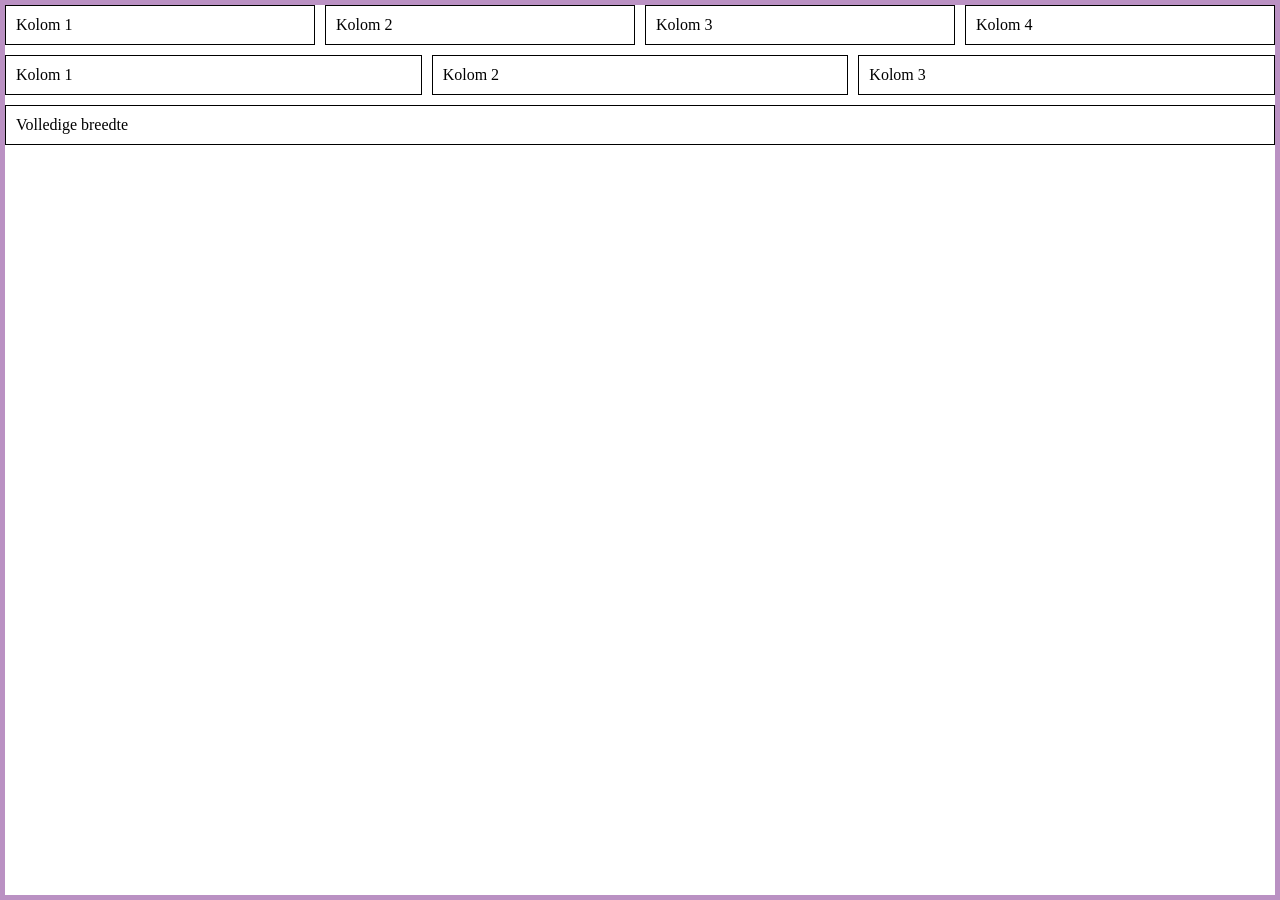
<file: Opdracht-1a/index.html>
<!DOCTYPE html>
<html lang="nl">
<head>
    <meta charset="UTF-8">
    <meta name="viewport" content="width=device-width, initial-scale=1.0">
    <title>Grid systeem</title>
    <link rel="stylesheet" href="style.css">
</head>
<body>

   <div class="container">

    <div class="row">
        <div class="col-3">Kolom 1</div>
        <div class="col-3">Kolom 2</div>
        <div class="col-3">Kolom 3</div>
        <div class="col-3">Kolom 4</div>
    </div>

    <div class="row">
        <div class="col-4">Kolom 1</div>
        <div class="col-4">Kolom 2</div>
        <div class="col-4">Kolom 3</div>
    </div>

    <div class="row">
        <div class="col-12">Volledige breedte</div>
    </div>

</div>
</file>
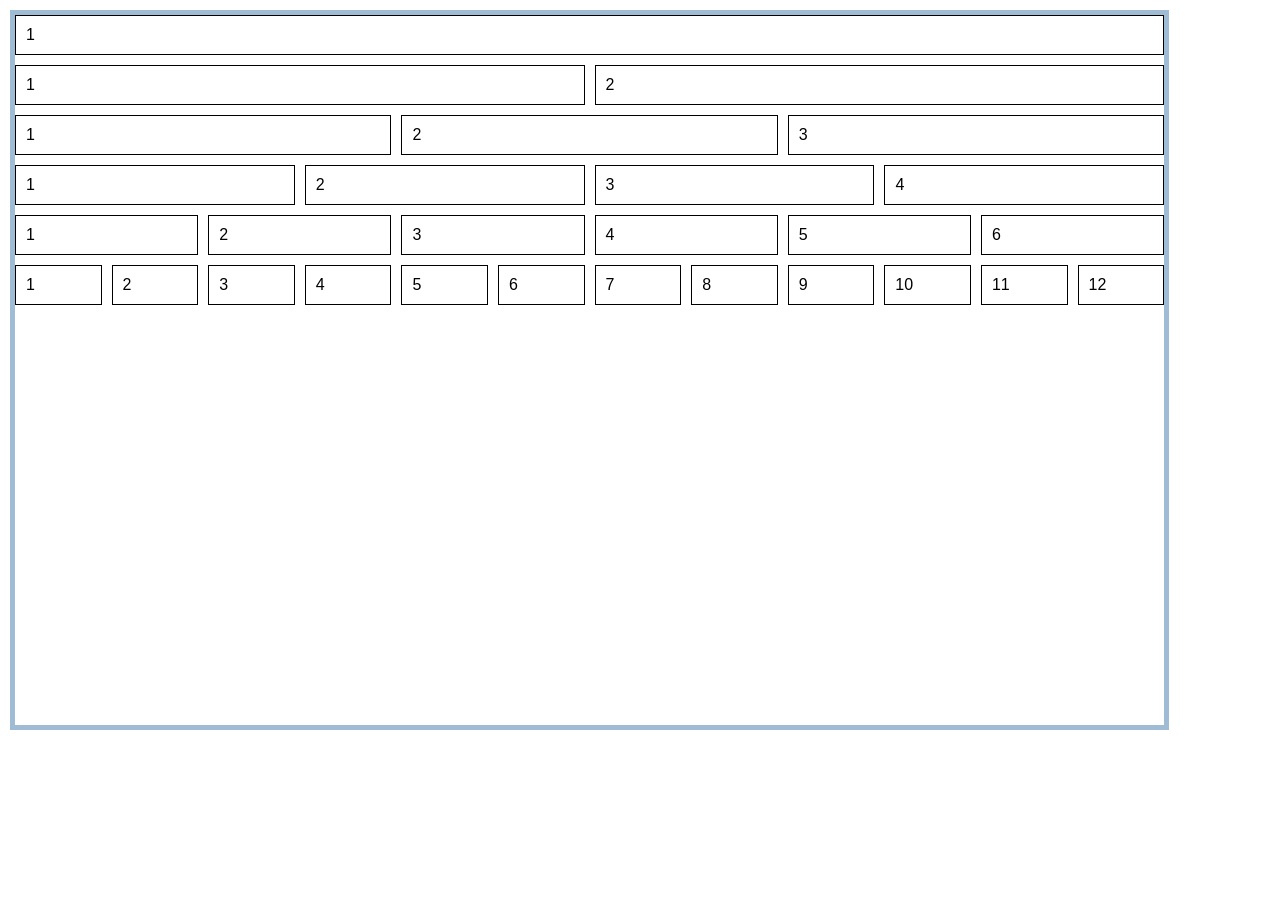
<file: Opdracht-1b/index.html>
<!DOCTYPE html>
<html lang="nl">
<head>
    <meta charset="UTF-8">
    <meta name="viewport" content="width=device-width, initial-scale=1.0">
    <title>Grid Piramide</title>
    <link rel="stylesheet" href="style.css">
</head>
<body>


    <div class="container">

        <div class="row">
            <div class="col-12">1</div>
        </div>

        <div class="row">
            <div class="col-6">1</div>
            <div class="col-6">2</div>
        </div>

        <div class="row">
            <div class="col-4">1</div>
            <div class="col-4">2</div>
            <div class="col-4">3</div>
        </div>

        <div class="row">
            <div class="col-3">1</div>
            <div class="col-3">2</div>
            <div class="col-3">3</div>
            <div class="col-3">4</div>
        </div>

        <div class="row">
            <div class="col-2">1</div>
            <div class="col-2">2</div>
            <div class="col-2">3</div>
            <div class="col-2">4</div>
            <div class="col-2">5</div>
            <div class="col-2">6</div>
        </div>

        <div class="row">
            <div class="col-1">1</div>
            <div class="col-1">2</div>
            <div class="col-1">3</div>
            <div class="col-1">4</div>
            <div class="col-1">5</div>
            <div class="col-1">6</div>
            <div class="col-1">7</div>
            <div class="col-1">8</div>
            <div class="col-1">9</div>
            <div class="col-1">10</div>
            <div class="col-1">11</div>
            <div class="col-1">12</div>
        </div>

    </div>

</body>
</html>
</file>
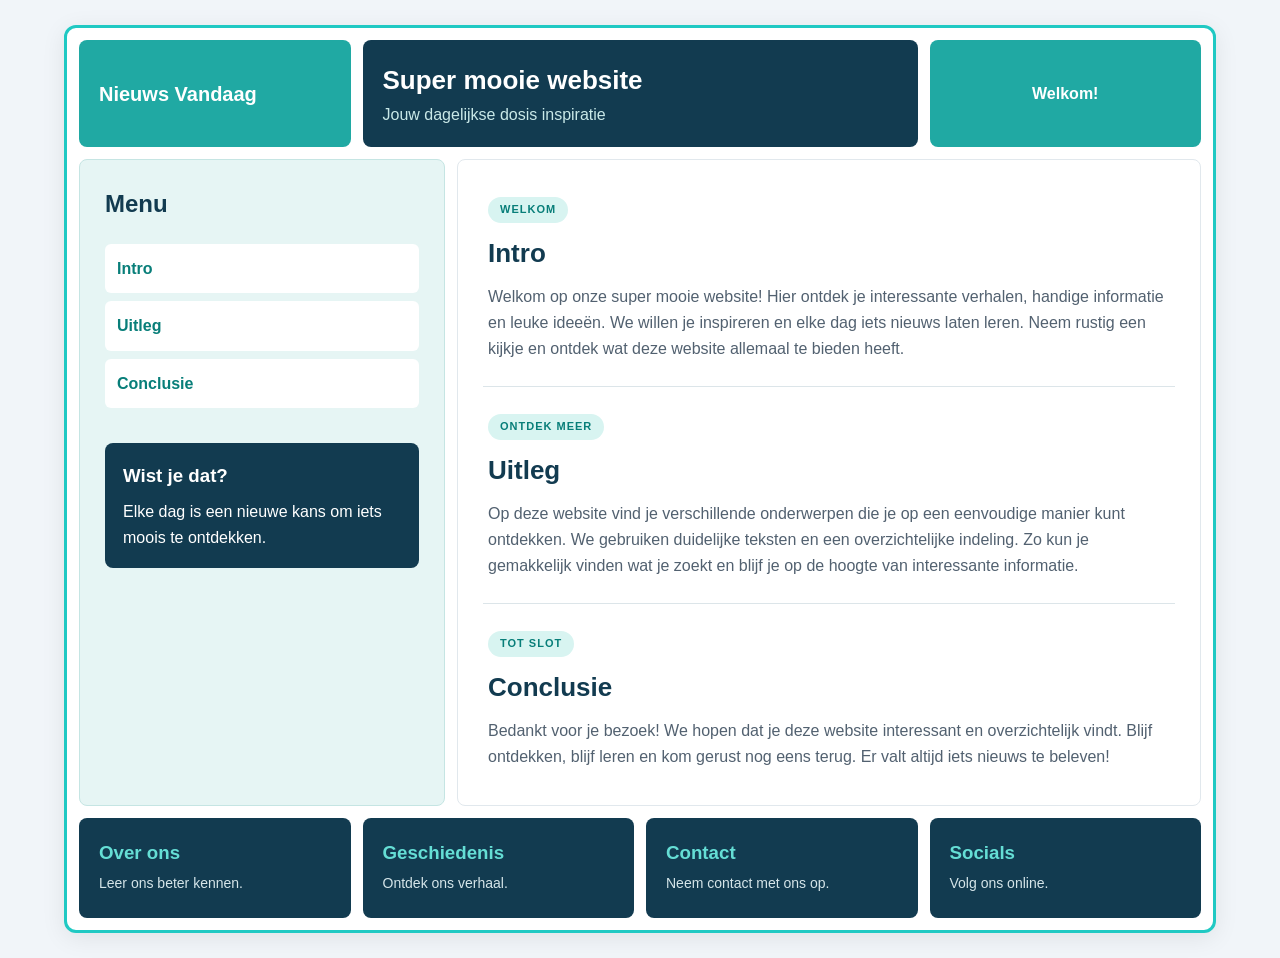
<file: Opdracht-1c/Index.html>
<!DOCTYPE html>
<html lang="nl">
<head>
    <meta charset="UTF-8">
    <meta name="viewport" content="width=device-width, initial-scale=1.0">
    <title>Super Mooie Website</title>
    <link rel="stylesheet" href="style.css">
</head>
<body>

    <div class="container">

        <header class="row header">
            <div class="col-3 header-box logo">
                <span>Nieuws Vandaag</span>
            </div>

            <div class="col-6 header-box">
                <h1>Super mooie website</h1>
                <p>Jouw dagelijkse dosis inspiratie</p>
            </div>

            <div class="col-3 header-box header-right">
                <span>Welkom!</span>
            </div>
        </header>

        <main class="row main-content">

            <nav class="col-4 sidebar">
                <h2>Menu</h2>
                <a href="#intro">Intro</a>
                <a href="#uitleg">Uitleg</a>
                <a href="#conclusie">Conclusie</a>

                <div class="sidebar-card">
                    <h3>Wist je dat?</h3>
                    <p>Elke dag is een nieuwe kans om iets moois te ontdekken.</p>
                </div>
            </nav>

            <div class="col-8 articles">

                <section id="intro" class="article">
                    <span class="category">WELKOM</span>
                    <h2>Intro</h2>
                    <p>
                        Welkom op onze super mooie website! Hier ontdek je
                        interessante verhalen, handige informatie en leuke
                        ideeën. We willen je inspireren en elke dag iets
                        nieuws laten leren. Neem rustig een kijkje en ontdek
                        wat deze website allemaal te bieden heeft.
                    </p>
                </section>

                <section id="uitleg" class="article">
                    <span class="category">ONTDEK MEER</span>
                    <h2>Uitleg</h2>
                    <p>
                        Op deze website vind je verschillende onderwerpen
                        die je op een eenvoudige manier kunt ontdekken.
                        We gebruiken duidelijke teksten en een overzichtelijke
                        indeling. Zo kun je gemakkelijk vinden wat je zoekt
                        en blijf je op de hoogte van interessante informatie.
                    </p>
                </section>

                <section id="conclusie" class="article">
                    <span class="category">TOT SLOT</span>
                    <h2>Conclusie</h2>
                    <p>
                        Bedankt voor je bezoek! We hopen dat je deze website
                        interessant en overzichtelijk vindt. Blijf ontdekken,
                        blijf leren en kom gerust nog eens terug. Er valt
                        altijd iets nieuws te beleven!
                    </p>
                </section>

            </div>
        </main>

        <footer class="row footer">
            <div class="col-3 footer-box">
                <h3>Over ons</h3>
                <p>Leer ons beter kennen.</p>
            </div>

            <div class="col-3 footer-box">
                <h3>Geschiedenis</h3>
                <p>Ontdek ons verhaal.</p>
            </div>

            <div class="col-3 footer-box">
                <h3>Contact</h3>
                <p>Neem contact met ons op.</p>
            </div>

            <div class="col-3 footer-box">
                <h3>Socials</h3>
                <p>Volg ons online.</p>
            </div>
        </footer>

    </div>

</body>
</html>
</file>
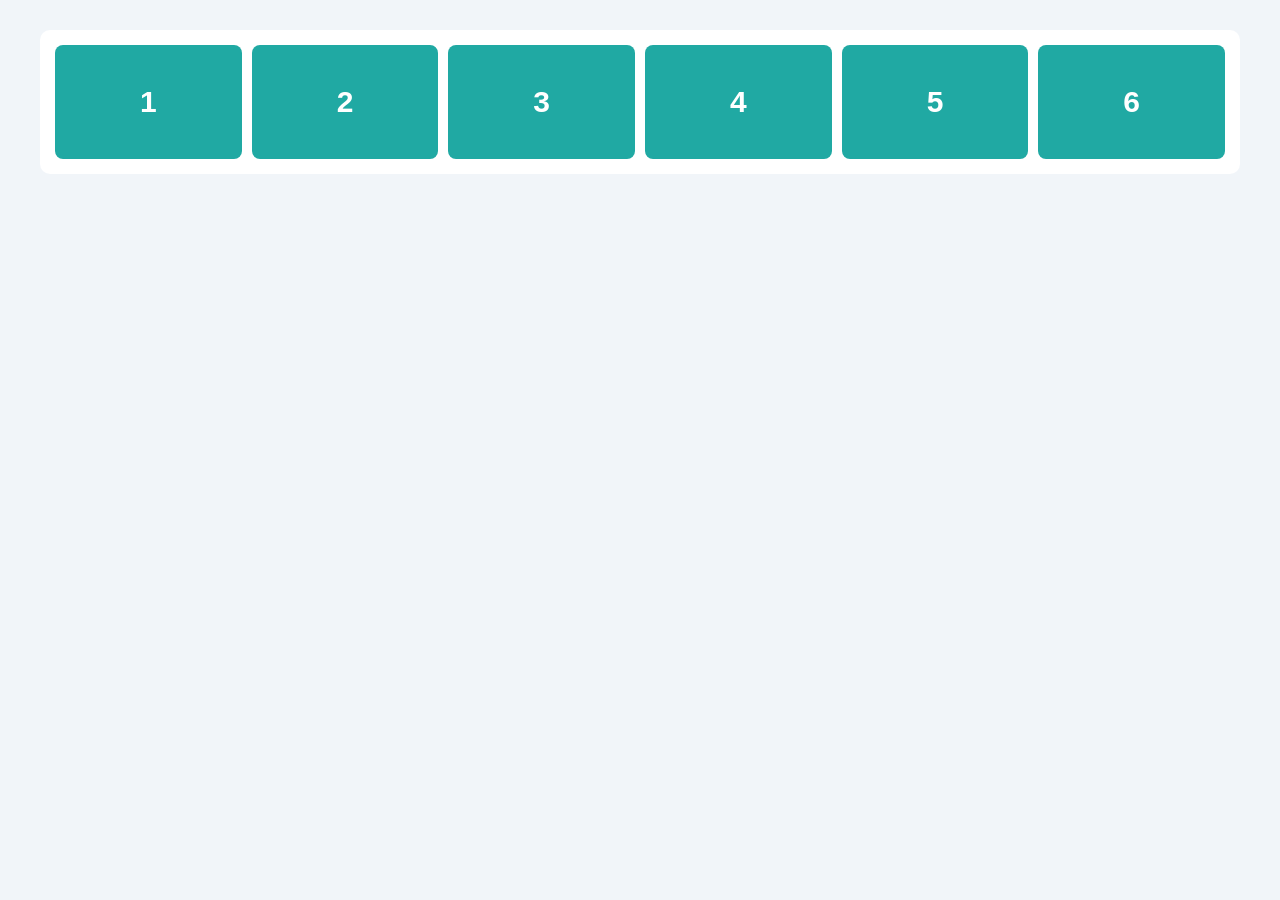
<file: Opdracht-1d/index.html>
<!DOCTYPE html>
<html lang="nl">
<head>
    <meta charset="UTF-8">
    <meta name="viewport" content="width=device-width, initial-scale=1.0">
    <title>Opdracht 1d - Grid</title>
    <link rel="stylesheet" href="style.css">
</head>
<body>

    <div class="container">

        <div class="row">
            <div class="column">1</div>
            <div class="column">2</div>
            <div class="column">3</div>
            <div class="column">4</div>
            <div class="column">5</div>
            <div class="column">6</div>
        </div>

    </div>

</body>
</html>
</file>
<file: Opdracht-1a/style.css>
* {
margin: 0;
padding: 0;
box-sizing: border-box;
}

:root {
--row-gap: 10px;
--column-gap: 10px;
--column-padding: 10px;
}

.container {
margin: 0 auto;
width: 100%;
min-height: 100vh;
display: flex;
flex-direction: column;
gap: var(--row-gap);
border: 5px solid rgb(186, 145, 195);
}

.row {
display: flex;
flex-wrap: nowrap;
gap: var(--column-gap);
}

[class^="col-"] {
padding: var(--column-padding);
display: flex;
flex-grow: 0;
flex-shrink: 1;
align-items: center;
border: 1px solid #000;
}




.col-1 {
flex-grow: 0;
flex-basis: 8.33%;
}

.col-2 {
flex-grow: 0;
flex-basis: 16.66%;
}

.col-3 {
flex-grow: 0;
flex-basis: 25%;
}

.col-4 {
flex-grow: 0;
flex-basis: 33.33%;
}

.col-5 {
flex-grow: 0;
flex-basis: 41.66%;
}

.col-6 {
flex-grow: 0;
flex-basis: 50%;
}

.col-7 {
flex-grow: 0;
flex-basis: 58.33%;
}

.col-8 {
flex-grow: 0;
 flex-basis: 66.66%;
}

.col-9 {
flex-grow: 0;
flex-basis: 75%;
}

.col-10 {
 flex-grow: 0;
flex-basis: 83.33%;
}

.col-11 {
flex-grow: 0;
flex-basis: 91.66%;
}

.col-12 {
flex-grow: 0;
flex-basis: 100%;
}
</file>
<file: Opdracht-1b/style.css>
* {
    margin: 0;
    padding: 0;
    box-sizing: border-box;
}

:root {
    --row-gap: 10px;
    --column-gap: 10px;
    --column-padding: 10px;
}

body {
    padding: 10px;
    font-family: Arial, sans-serif;
}

h1 {
    margin-bottom: 20px;
    font-size: 30px;
    font-weight: normal;
}

.container {
    margin: 0;
    width: 92%;
    min-height: 80vh;
    display: flex;
    flex-direction: column;
    gap: var(--row-gap);
    border: 5px solid rgb(160, 188, 212);
}

.row {
    display: flex;
    flex-wrap: nowrap;
    gap: var(--column-gap);
}

[class^="col-"] {
    padding: var(--column-padding);
    display: flex;
    flex-grow: 0;
    flex-shrink: 1;
    align-items: center;
    border: 1px solid #000;
}



.col-1 {
    flex-grow: 0;
    flex-basis: 8.33%;
}

.col-2 {
    flex-grow: 0;
    flex-basis: 16.66%;
}

.col-3 {
    flex-grow: 0;
    flex-basis: 25%;
}

.col-4 {
    flex-grow: 0;
    flex-basis: 33.33%;
}

.col-5 {
    flex-grow: 0;
    flex-basis: 41.66%;
}

.col-6 {
    flex-grow: 0;
    flex-basis: 50%;
}

.col-7 {
    flex-grow: 0;
    flex-basis: 58.33%;
}

.col-8 {
    flex-grow: 0;
    flex-basis: 66.66%;
}

.col-9 {
    flex-grow: 0;
    flex-basis: 75%;
}

.col-10 {
    flex-grow: 0;
    flex-basis: 83.33%;
}

.col-11 {
    flex-grow: 0;
    flex-basis: 91.66%;
}

.col-12 {
    flex-grow: 0;
    flex-basis: 100%;
}
</file>
<file: Opdracht-1c/style.css>
* {
    box-sizing: border-box;
    margin: 0;
    padding: 0;
}

body {
    font-family: Arial, sans-serif;
    background-color: #f1f5f9;
    color: #263445;
    line-height: 1.6;
}

.container {
    width: 90%;
    max-width: 1350px;
    margin: 25px auto;
    padding: 12px;
    background-color: #ffffff;
    border: 3px solid #20c9c3;
    border-radius: 12px;
    box-shadow: 0 5px 25px rgba(0, 0, 0, 0.08);
}

.row {
    display: grid;
    grid-template-columns: repeat(12, 1fr);
    gap: 12px;
    margin-bottom: 12px;
}

.row:last-child {
    margin-bottom: 0;
}

.col-1  { grid-column: span 1; }
.col-2  { grid-column: span 2; }
.col-3  { grid-column: span 3; }
.col-4  { grid-column: span 4; }
.col-5  { grid-column: span 5; }
.col-6  { grid-column: span 6; }
.col-7  { grid-column: span 7; }
.col-8  { grid-column: span 8; }
.col-9  { grid-column: span 9; }
.col-10 { grid-column: span 10; }
.col-11 { grid-column: span 11; }
.col-12 { grid-column: span 12; }


.header {
    align-items: stretch;
}

.header-box {
    min-height: 100px;
    padding: 20px;
    background-color: #123b50;
    color: white;
    border-radius: 8px;
    display: flex;
    flex-direction: column;
    justify-content: center;
}

.logo {
    background-color: #20a9a3;
    font-size: 20px;
    font-weight: bold;
}

.header-box h1 {
    font-size: 26px;
}

.header-box p {
    color: #c9e9e8;
}

.header-right {
    background-color: #20a9a3;
    text-align: center;
    align-items: center;
    font-weight: bold;
}


.main-content {
    align-items: stretch;
}

.sidebar {
    background-color: #e6f5f4;
    padding: 25px;
    border-radius: 8px;
    border: 1px solid #c5e5e3;
}

.sidebar h2 {
    margin-bottom: 20px;
    color: #123b50;
}

.sidebar a {
    display: block;
    text-decoration: none;
    color: #087e79;
    font-weight: bold;
    padding: 12px;
    margin-bottom: 8px;
    background-color: white;
    border-radius: 6px;
    transition: 0.2s;
}

.sidebar a:hover {
    background-color: #20a9a3;
    color: white;
}

.sidebar-card {
    margin-top: 35px;
    padding: 18px;
    background-color: #123b50;
    color: white;
    border-radius: 8px;
}

.sidebar-card h3 {
    margin-bottom: 8px;
}


.articles {
    background-color: #ffffff;
    padding: 10px 25px;
    border: 1px solid #e1e8ed;
    border-radius: 8px;
}

.article {
    padding: 25px 5px;
    border-bottom: 1px solid #dce5e9;
}

.article:last-child {
    border-bottom: none;
}

.article h2 {
    color: #123b50;
    font-size: 26px;
    margin-bottom: 10px;
}

.article p {
    color: #526170;
    font-size: 16px;
}

.category {
    display: inline-block;
    background-color: #d8f4f1;
    color: #087e79;
    padding: 4px 12px;
    border-radius: 20px;
    font-size: 11px;
    font-weight: bold;
    letter-spacing: 1px;
    margin-bottom: 10px;
}


.footer-box {
    background-color: #123b50;
    color: white;
    padding: 20px;
    border-radius: 8px;
    min-height: 100px;
}

.footer-box h3 {
    color: #65ded5;
    margin-bottom: 5px;
}

.footer-box p {
    font-size: 14px;
    color: #d5e5e9;
}

@media (max-width: 768px) {

    .container {
        width: 96%;
        margin: 10px auto;
    }

    .col-3,
    .col-4,
    .col-6,
    .col-8 {
        grid-column: span 12;
    }

    .header-box {
        min-height: 75px;
    }

    .header h1 {
        font-size: 22px;
    }

    .sidebar {
        padding: 20px;
    }

    .footer-box {
        min-height: auto;
    }
}
</file>
<file: Opdracht-1d/style.css>
* {
    box-sizing: border-box;
}

body {
    margin: 0;
    padding: 30px;
    font-family: Arial, sans-serif;
    background-color: #f1f5f9;
}

.container {
    max-width: 1200px;
    margin: 0 auto;
    padding: 15px;
    background-color: white;
    border-radius: 10px;
}

.row {
    display: grid;
    grid-template-columns: repeat(6, 1fr);
    gap: 10px;
}

.column {
    background-color: #20a9a3;
    color: white;
    padding: 40px 10px;
    text-align: center;
    font-size: 30px;
    font-weight: bold;
    border-radius: 8px; 
}
</file>
